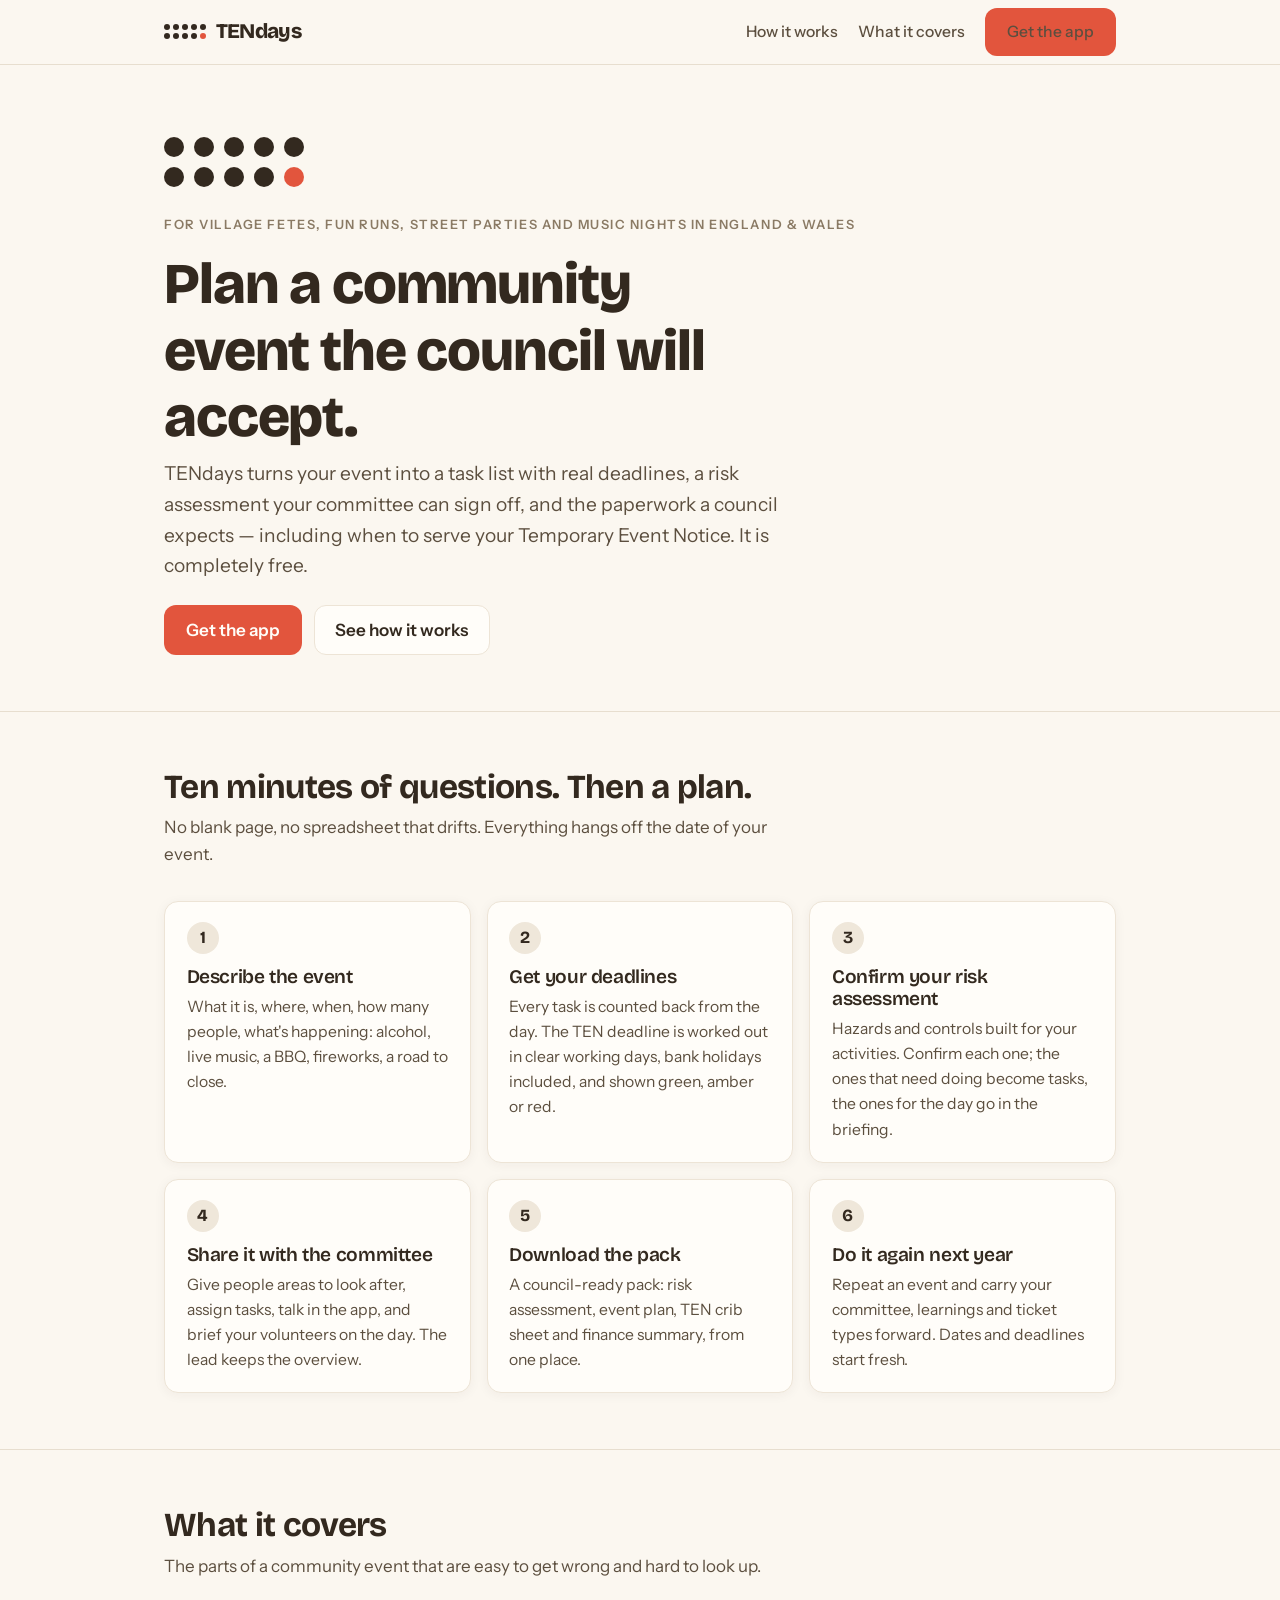
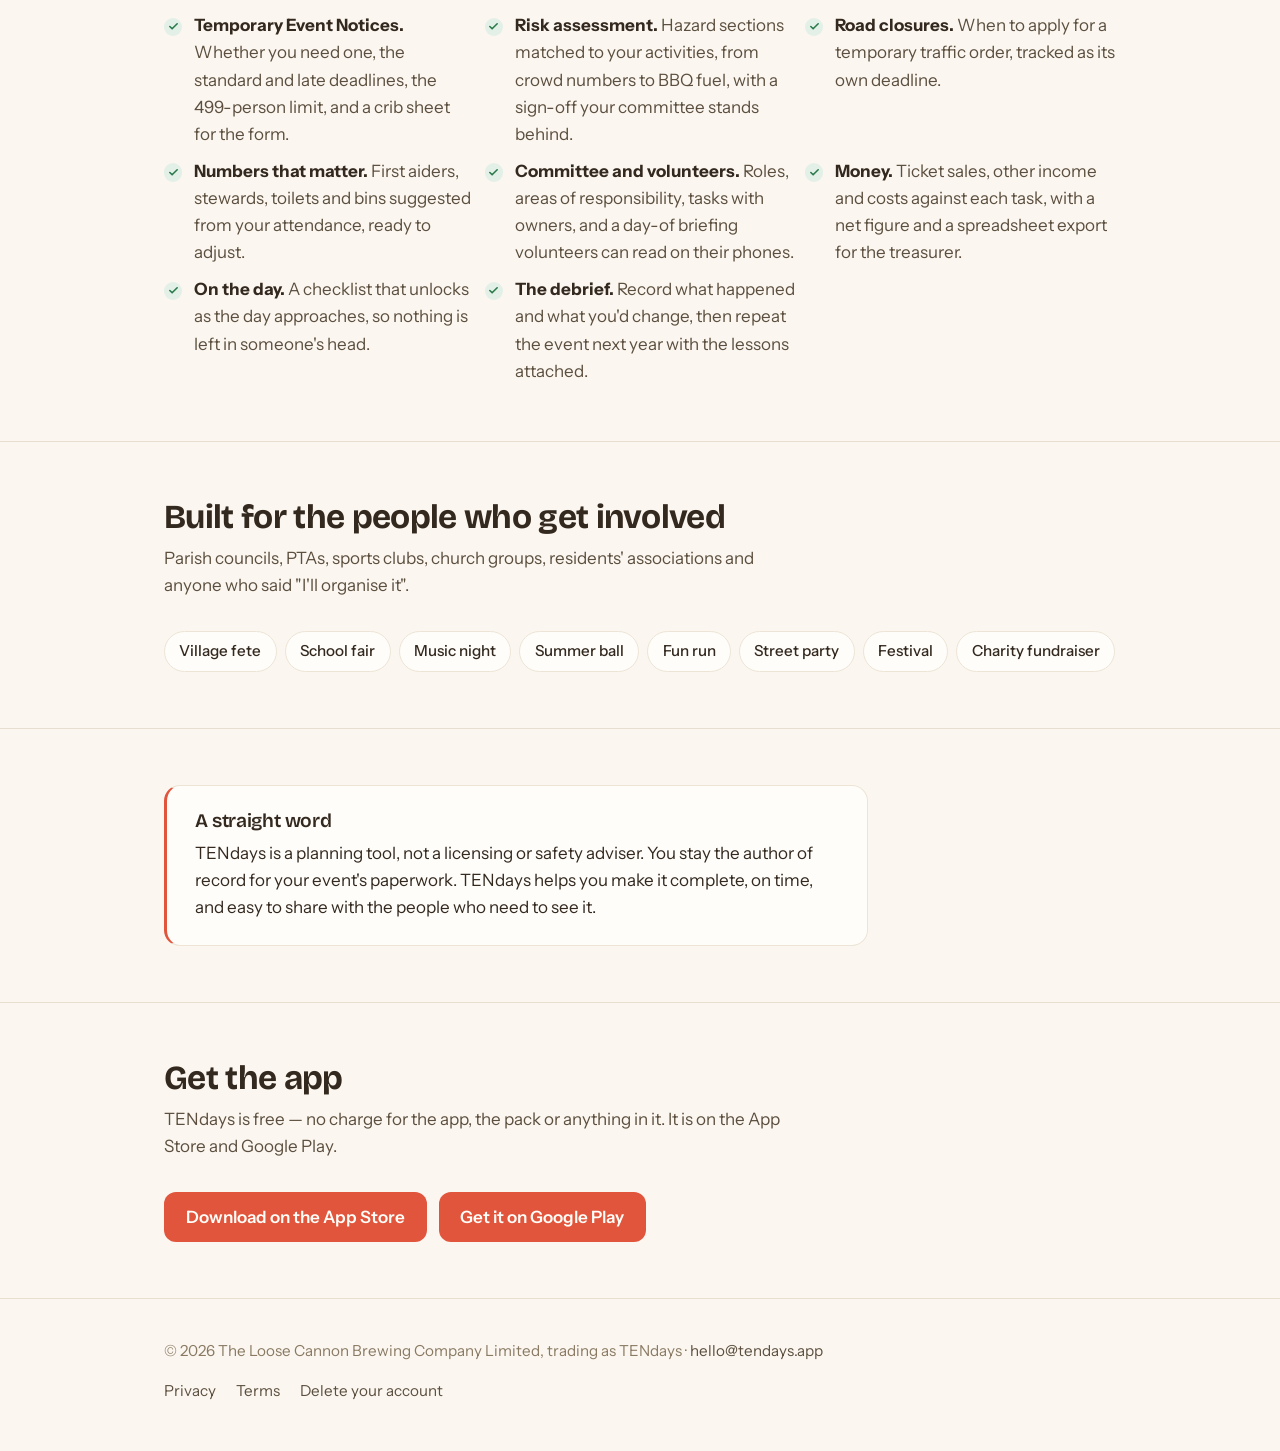
<file: index.html>
<!doctype html>
<html lang="en-GB">
<head>
<meta charset="utf-8">
<meta name="viewport" content="width=device-width, initial-scale=1">
<title>TENdays — plan a community event the council will accept</title>
<meta name="description" content="TENdays turns a fete, fun run, street party or music night into a task list with real deadlines, a risk assessment your committee can sign off, and the paperwork a council expects — including when to serve your Temporary Event Notice.">
<link rel="icon" href="/assets/favicon.png">
<link rel="apple-touch-icon" href="/assets/apple-touch-icon.png">
<meta property="og:title" content="TENdays">
<meta property="og:description" content="Plan a community event the council will accept.">
<meta property="og:image" content="https://tendays.app/assets/icon-512.png">
<meta property="og:url" content="https://tendays.app/">
<link rel="preconnect" href="https://fonts.googleapis.com">
<link rel="preconnect" href="https://fonts.gstatic.com" crossorigin>
<link href="https://fonts.googleapis.com/css2?family=Bricolage+Grotesque:wght@600;700;800&family=Instrument+Sans:wght@400;500;600&display=swap" rel="stylesheet">
<link rel="stylesheet" href="/assets/style.css">
</head>
<body>

<header class="site-header">
  <div class="wrap">
    <a class="lockup" href="/"><img src="/assets/mark.svg" alt="" width="42" height="15"><span>TENdays</span></a>
    <nav class="nav" aria-label="Site">
      <a href="#how">How it works</a>
      <a href="#covers">What it covers</a>
      <a href="#get" class="btn btn-primary">Get the app</a>
    </nav>
  </div>
</header>

<main>
  <section class="hero">
    <div class="wrap">
      <img class="mark-big" src="/assets/mark.svg" alt="" width="140" height="50">
      <div class="eyebrow">For village fetes, fun runs, street parties and music nights in England &amp; Wales</div>
      <h1>Plan a community event the council will accept.</h1>
      <p class="lede">TENdays turns your event into a task list with real deadlines, a risk assessment your committee can sign off, and the paperwork a council expects — including when to serve your Temporary Event Notice. It is completely free.</p>
      <div class="btn-row">
        <a class="btn btn-primary" href="#get">Get the app</a>
        <a class="btn btn-secondary" href="#how">See how it works</a>
      </div>
    </div>
  </section>

  <section id="how">
    <div class="wrap">
      <div class="section-head">
        <h2>Ten minutes of questions. Then a plan.</h2>
        <p class="muted">No blank page, no spreadsheet that drifts. Everything hangs off the date of your event.</p>
      </div>
      <div class="grid">
        <div class="card"><span class="n">1</span><h3>Describe the event</h3><p>What it is, where, when, how many people, what's happening: alcohol, live music, a BBQ, fireworks, a road to close.</p></div>
        <div class="card"><span class="n">2</span><h3>Get your deadlines</h3><p>Every task is counted back from the day. The TEN deadline is worked out in clear working days, bank holidays included, and shown green, amber or red.</p></div>
        <div class="card"><span class="n">3</span><h3>Confirm your risk assessment</h3><p>Hazards and controls built for your activities. Confirm each one; the ones that need doing become tasks, the ones for the day go in the briefing.</p></div>
        <div class="card"><span class="n">4</span><h3>Share it with the committee</h3><p>Give people areas to look after, assign tasks, talk in the app, and brief your volunteers on the day. The lead keeps the overview.</p></div>
        <div class="card"><span class="n">5</span><h3>Download the pack</h3><p>A council-ready pack: risk assessment, event plan, TEN crib sheet and finance summary, from one place.</p></div>
        <div class="card"><span class="n">6</span><h3>Do it again next year</h3><p>Repeat an event and carry your committee, learnings and ticket types forward. Dates and deadlines start fresh.</p></div>
      </div>
    </div>
  </section>

  <section id="covers">
    <div class="wrap">
      <div class="section-head">
        <h2>What it covers</h2>
        <p class="muted">The parts of a community event that are easy to get wrong and hard to look up.</p>
      </div>
      <ul class="check-list">
        <li><strong>Temporary Event Notices.</strong> Whether you need one, the standard and late deadlines, the 499-person limit, and a crib sheet for the form.</li>
        <li><strong>Risk assessment.</strong> Hazard sections matched to your activities, from crowd numbers to BBQ fuel, with a sign-off your committee stands behind.</li>
        <li><strong>Road closures.</strong> When to apply for a temporary traffic order, tracked as its own deadline.</li>
        <li><strong>Numbers that matter.</strong> First aiders, stewards, toilets and bins suggested from your attendance, ready to adjust.</li>
        <li><strong>Committee and volunteers.</strong> Roles, areas of responsibility, tasks with owners, and a day-of briefing volunteers can read on their phones.</li>
        <li><strong>Money.</strong> Ticket sales, other income and costs against each task, with a net figure and a spreadsheet export for the treasurer.</li>
        <li><strong>On the day.</strong> A checklist that unlocks as the day approaches, so nothing is left in someone's head.</li>
        <li><strong>The debrief.</strong> Record what happened and what you'd change, then repeat the event next year with the lessons attached.</li>
      </ul>
    </div>
  </section>

  <section id="who">
    <div class="wrap">
      <div class="section-head">
        <h2>Built for the people who get involved</h2>
        <p class="muted">Parish councils, PTAs, sports clubs, church groups, residents' associations and anyone who said "I'll organise it".</p>
      </div>
      <div class="chips">
        <span class="chip">Village fete</span><span class="chip">School fair</span><span class="chip">Music night</span><span class="chip">Summer ball</span>
        <span class="chip">Fun run</span><span class="chip">Street party</span><span class="chip">Festival</span><span class="chip">Charity fundraiser</span>
      </div>
    </div>
  </section>

  <section id="straight">
    <div class="wrap">
      <div class="straight-word">
        <h3>A straight word</h3>
        <p>TENdays is a planning tool, not a licensing or safety adviser. You stay the author of record for your event's paperwork. TENdays helps you make it complete, on time, and easy to share with the people who need to see it.</p>
      </div>
    </div>
  </section>

  <section id="get">
    <div class="wrap">
      <div class="section-head">
        <h2>Get the app</h2>
        <p class="muted">TENdays is free — no charge for the app, the pack or anything in it. It is on the App Store and Google Play.</p>
      </div>
      <div class="btn-row">
        <a class="btn btn-primary" href="https://apps.apple.com/gb/app/tendays-event-planner/id6804774081">Download on the App Store</a>
        <a class="btn btn-primary" href="https://play.google.com/store/apps/details?id=app.tendays.android">Get it on Google Play</a>
      </div>
    </div>
  </section>
</main>

<footer class="site-footer">
  <div class="wrap">
    <div>© 2026 The Loose Cannon Brewing Company Limited, trading as TENdays · <a href="mailto:hello@tendays.app">hello@tendays.app</a></div>
    <nav aria-label="Legal">
      <a href="/privacy/">Privacy</a>
      <a href="/terms/">Terms</a>
      <a href="/delete-account/">Delete your account</a>
    </nav>
  </div>
</footer>

</body>
</html>
</file>
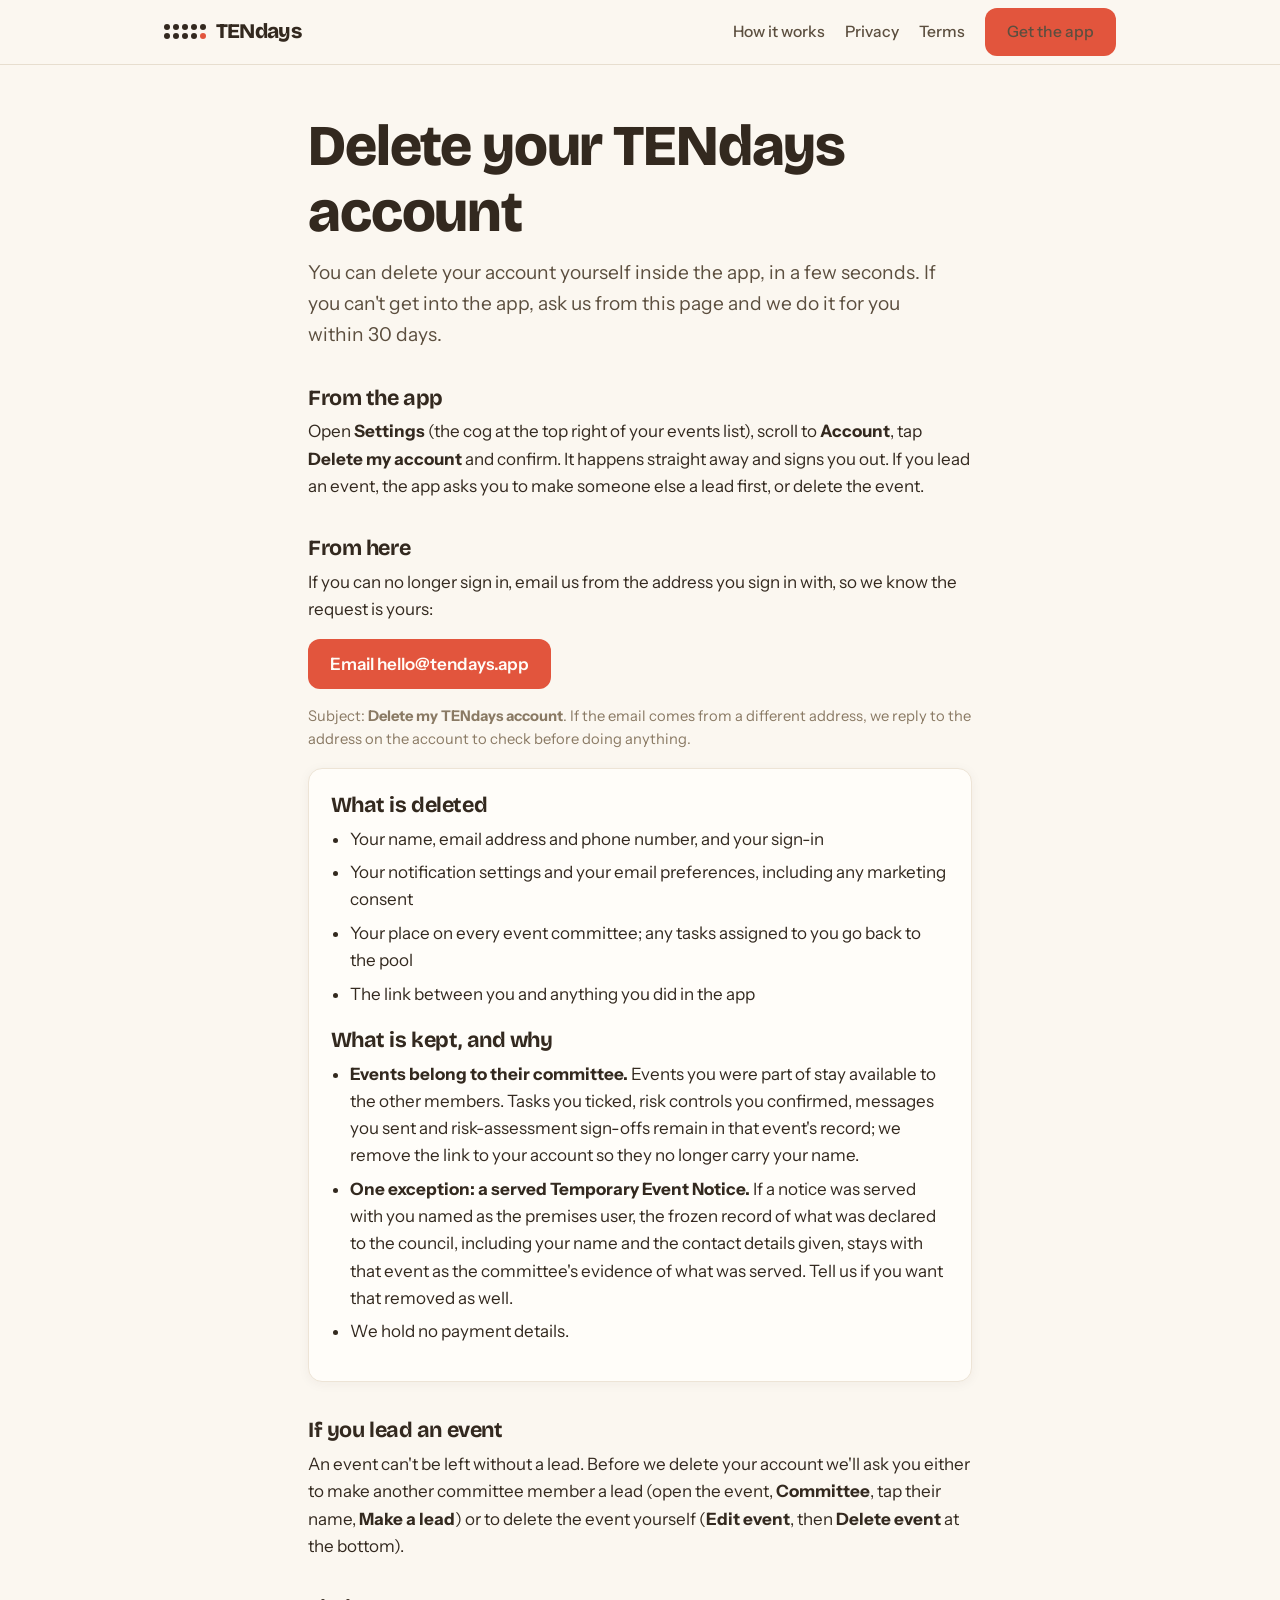
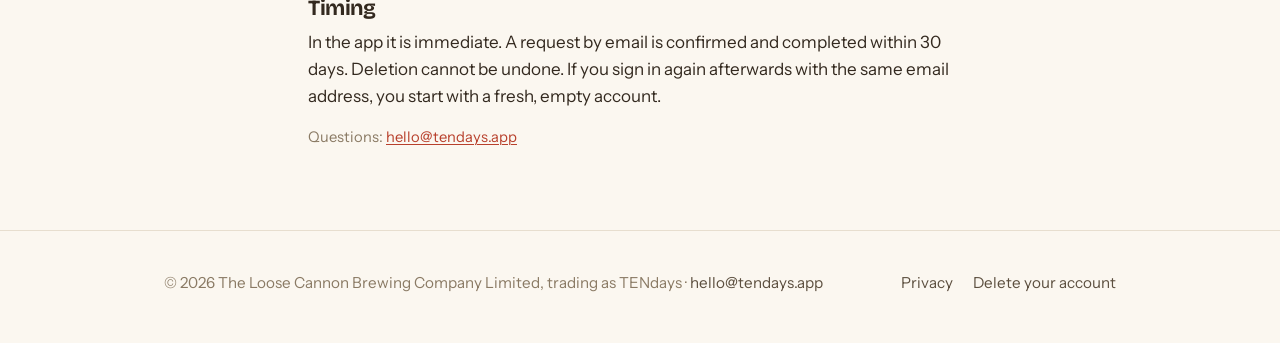
<file: delete-account/index.html>
<!doctype html>
<html lang="en-GB">
<head>
<meta charset="utf-8">
<meta name="viewport" content="width=device-width, initial-scale=1">
<title>Delete your TENdays account</title>
<meta name="description" content="How to delete your TENdays account, what is deleted, what is kept, and how long it takes.">
<link rel="icon" href="/assets/favicon.png">
<link rel="apple-touch-icon" href="/assets/apple-touch-icon.png">
<link rel="preconnect" href="https://fonts.googleapis.com">
<link rel="preconnect" href="https://fonts.gstatic.com" crossorigin>
<link href="https://fonts.googleapis.com/css2?family=Bricolage+Grotesque:wght@600;700;800&family=Instrument+Sans:wght@400;500;600&display=swap" rel="stylesheet">
<link rel="stylesheet" href="/assets/style.css">
</head>
<body>

<header class="site-header">
  <div class="wrap">
    <a class="lockup" href="/"><img src="/assets/mark.svg" alt="" width="42" height="15"><span>TENdays</span></a>
    <nav class="nav" aria-label="Site">
      <a href="/#how">How it works</a>
      <a href="/privacy/">Privacy</a>
      <a href="/terms/">Terms</a>
      <a href="/#get" class="btn btn-primary">Get the app</a>
    </nav>
  </div>
</header>

<main class="page">
  <div class="wrap narrow">
    <h1>Delete your TENdays account</h1>
    <p class="lede">You can delete your account yourself inside the app, in a few seconds. If you can't get into the app, ask us from this page and we do it for you within 30 days.</p>

    <h2>From the app</h2>
    <p>Open <strong>Settings</strong> (the cog at the top right of your events list), scroll to <strong>Account</strong>, tap <strong>Delete my account</strong> and confirm. It happens straight away and signs you out. If you lead an event, the app asks you to make someone else a lead first, or delete the event.</p>

    <h2>From here</h2>
    <p>If you can no longer sign in, email us from the address you sign in with, so we know the request is yours:</p>
    <p><a class="btn btn-primary" href="mailto:hello@tendays.app?subject=Delete%20my%20TENdays%20account&amp;body=Please%20delete%20my%20TENdays%20account.">Email hello@tendays.app</a></p>
    <p class="caption">Subject: <strong>Delete my TENdays account</strong>. If the email comes from a different address, we reply to the address on the account to check before doing anything.</p>

    <div class="card">
      <h2>What is deleted</h2>
      <ul>
        <li>Your name, email address and phone number, and your sign-in</li>
        <li>Your notification settings and your email preferences, including any marketing consent</li>
        <li>Your place on every event committee; any tasks assigned to you go back to the pool</li>
        <li>The link between you and anything you did in the app</li>
      </ul>
      <h2>What is kept, and why</h2>
      <ul>
        <li><strong>Events belong to their committee.</strong> Events you were part of stay available to the other members. Tasks you ticked, risk controls you confirmed, messages you sent and risk-assessment sign-offs remain in that event's record; we remove the link to your account so they no longer carry your name.</li>
        <li><strong>One exception: a served Temporary Event Notice.</strong> If a notice was served with you named as the premises user, the frozen record of what was declared to the council, including your name and the contact details given, stays with that event as the committee's evidence of what was served. Tell us if you want that removed as well.</li>
        <li>We hold no payment details.</li>
      </ul>
    </div>

    <h2>If you lead an event</h2>
    <p>An event can't be left without a lead. Before we delete your account we'll ask you either to make another committee member a lead (open the event, <strong>Committee</strong>, tap their name, <strong>Make a lead</strong>) or to delete the event yourself (<strong>Edit event</strong>, then <strong>Delete event</strong> at the bottom).</p>

    <h2>Timing</h2>
    <p>In the app it is immediate. A request by email is confirmed and completed within 30 days. Deletion cannot be undone. If you sign in again afterwards with the same email address, you start with a fresh, empty account.</p>

    <p class="caption">Questions: <a href="mailto:hello@tendays.app">hello@tendays.app</a></p>
  </div>
</main>

<footer class="site-footer">
  <div class="wrap">
    <div>© 2026 The Loose Cannon Brewing Company Limited, trading as TENdays · <a href="mailto:hello@tendays.app">hello@tendays.app</a></div>
    <nav aria-label="Legal">
      <a href="/privacy/">Privacy</a>
      <a href="/delete-account/">Delete your account</a>
    </nav>
  </div>
</footer>

</body>
</html>
</file>
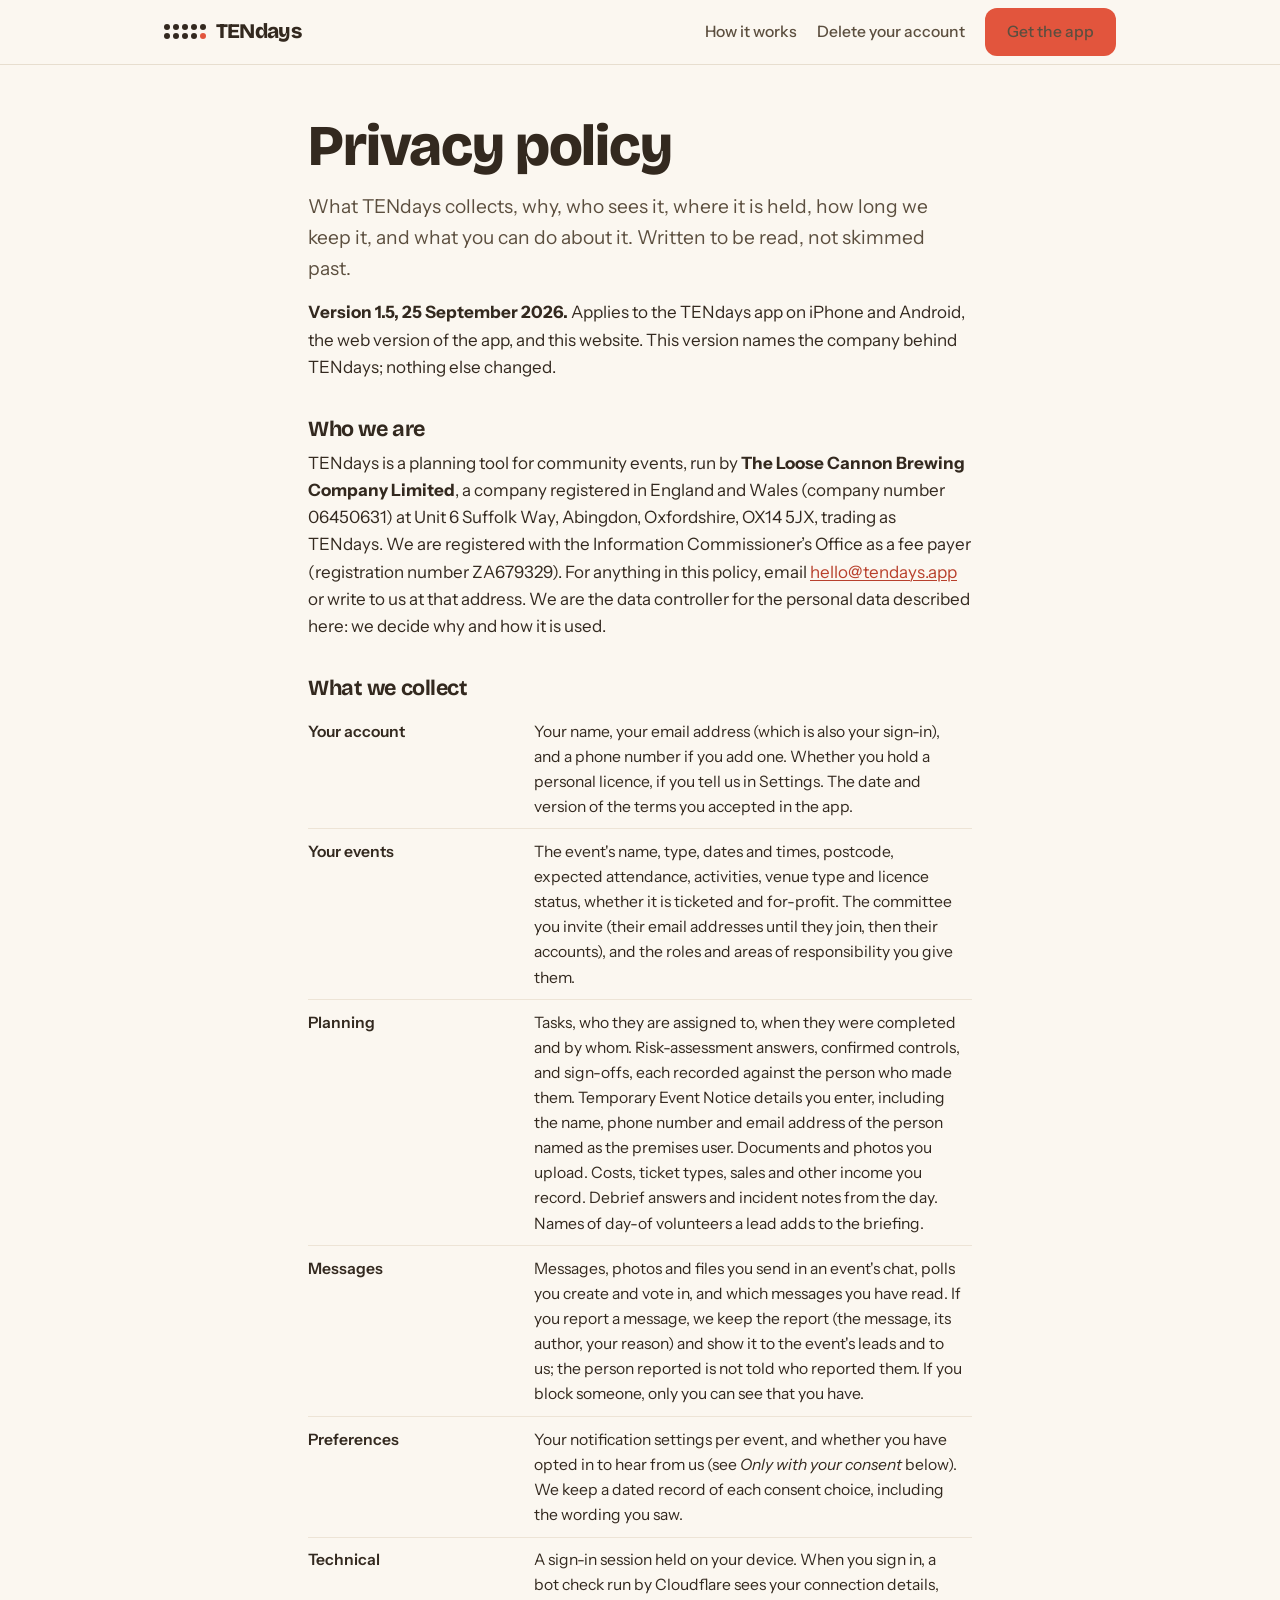
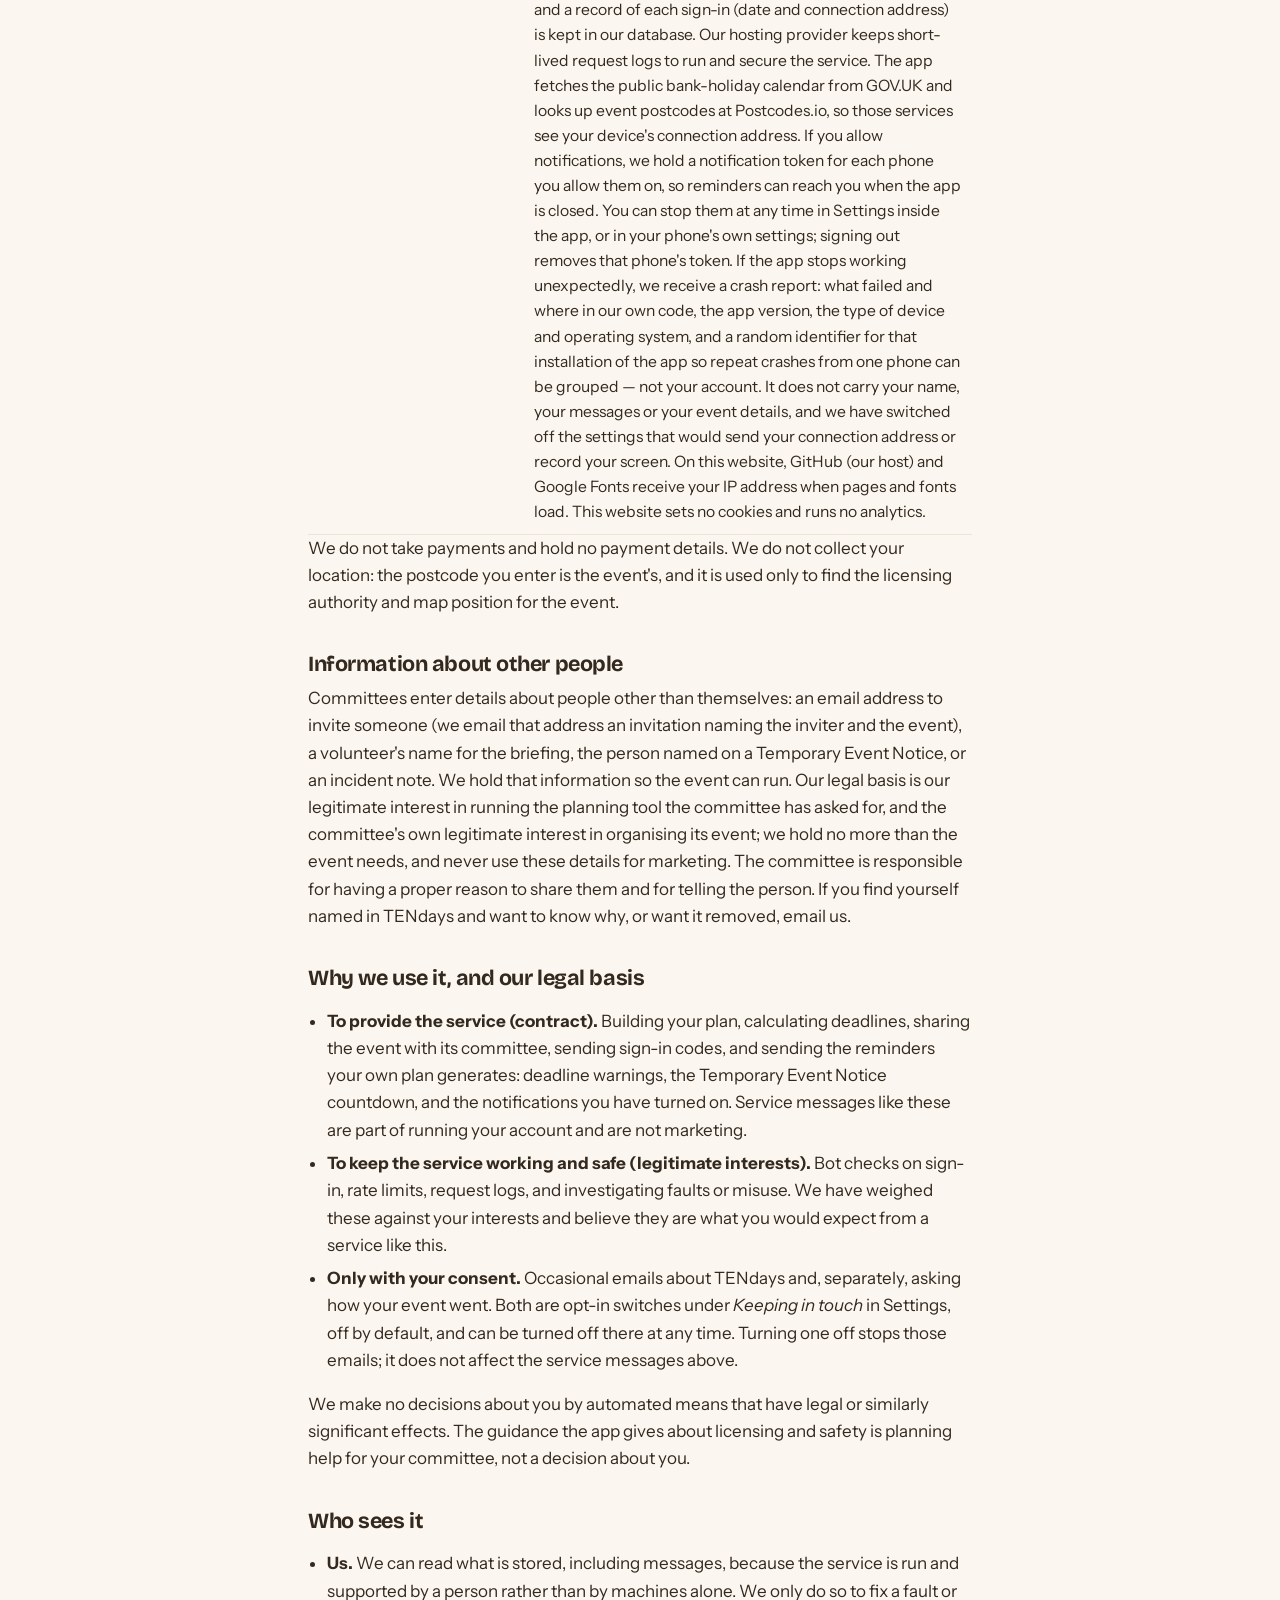
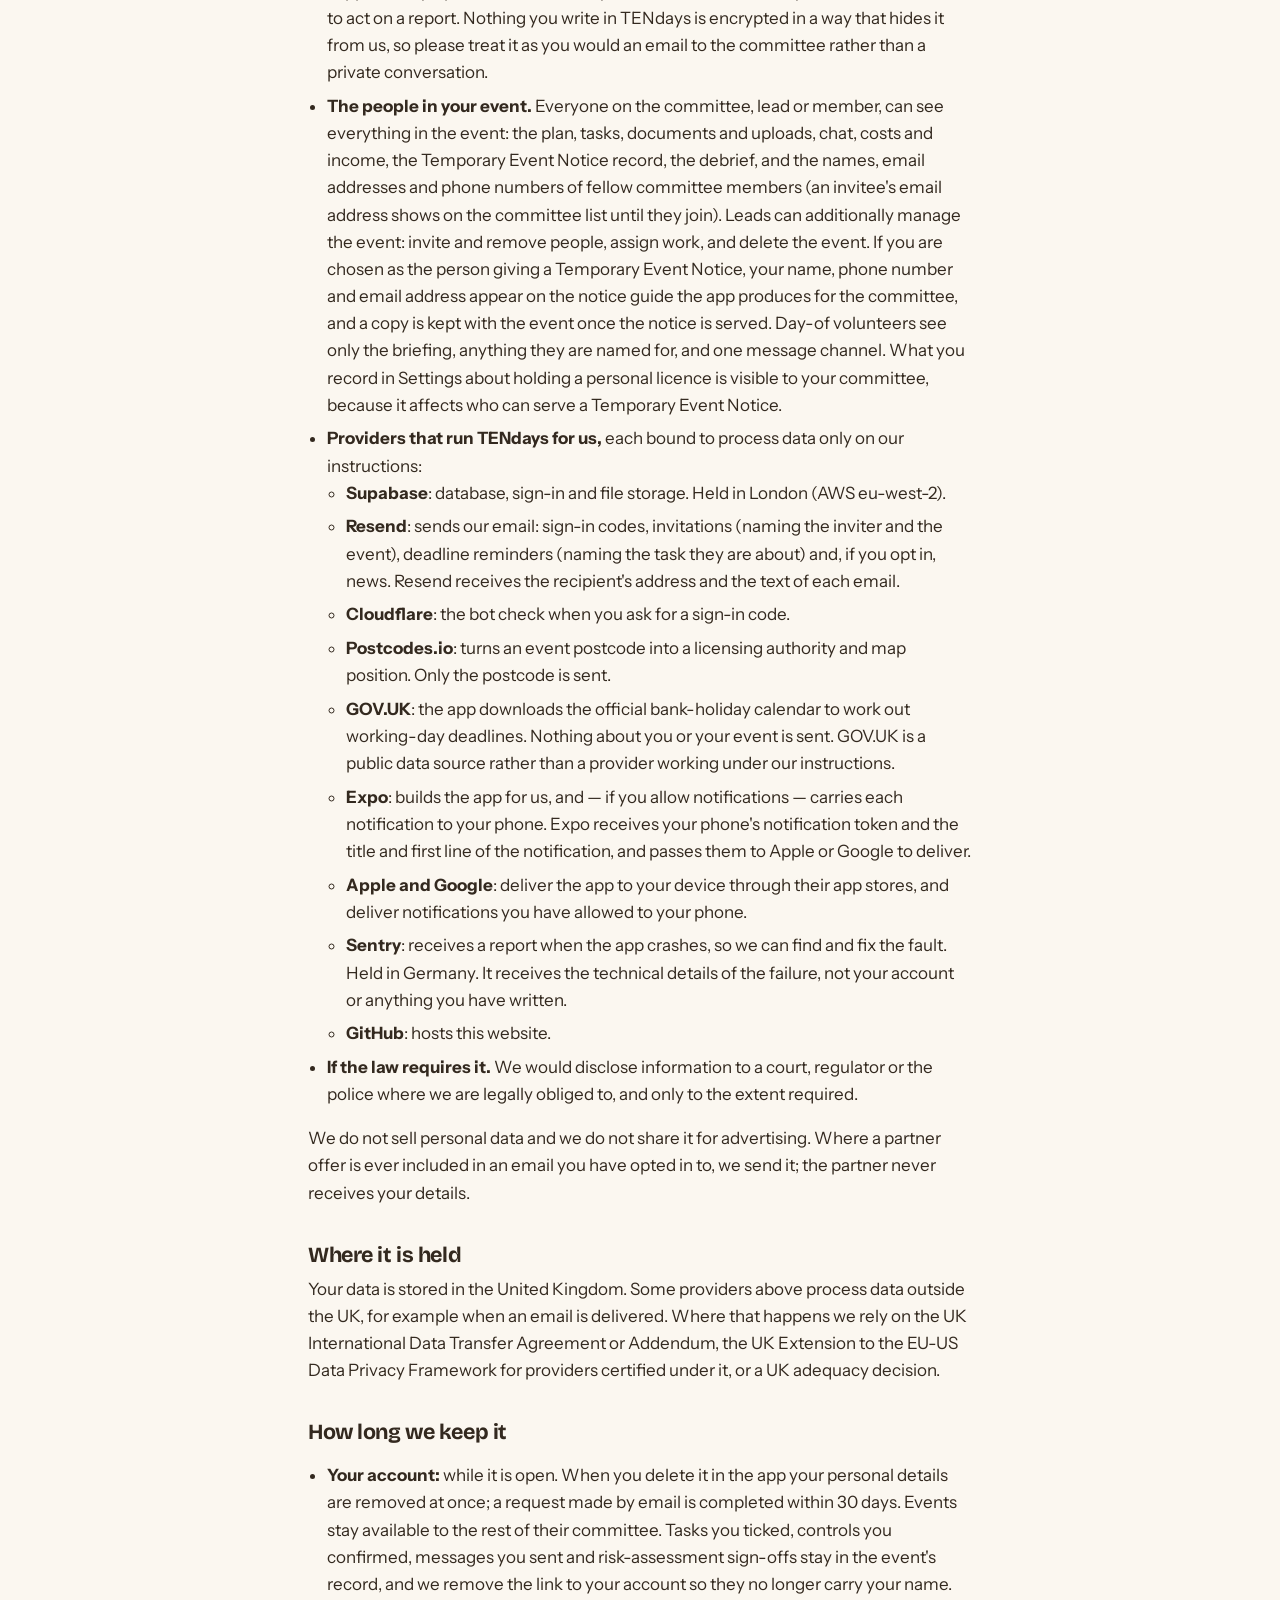
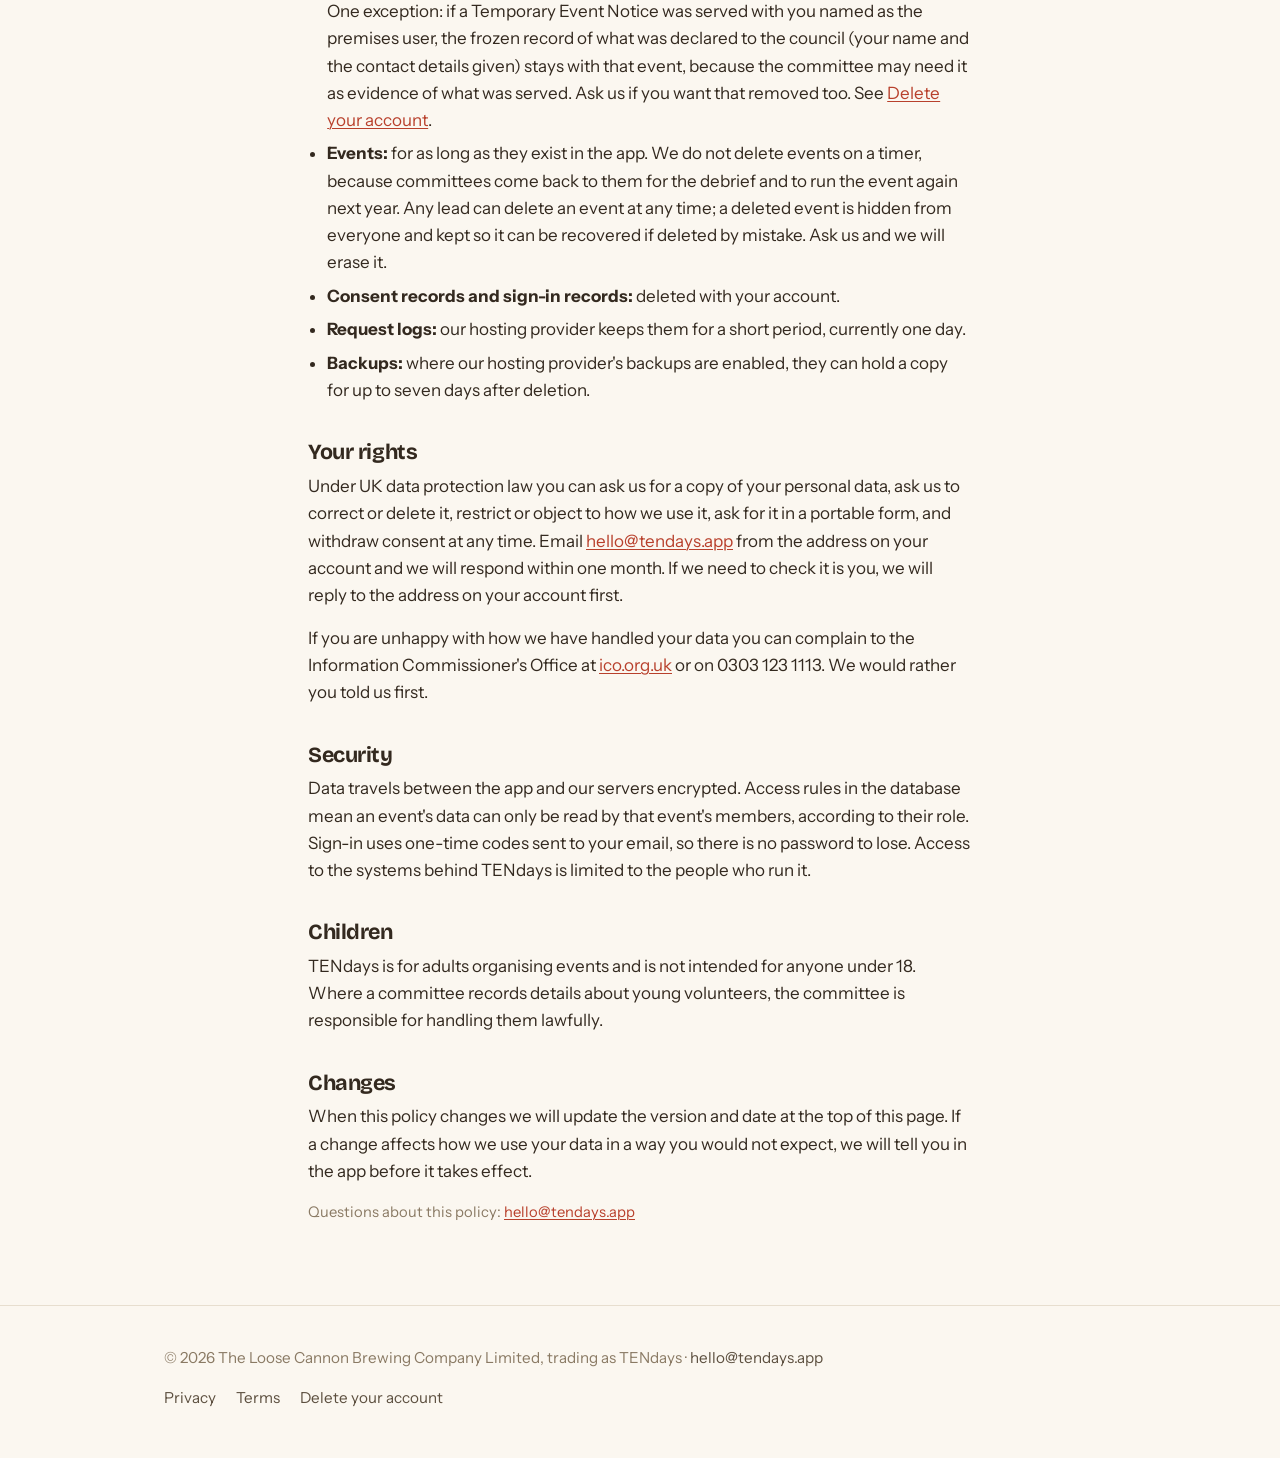
<file: privacy/index.html>
<!doctype html>
<html lang="en-GB">
<head>
<meta charset="utf-8">
<meta name="viewport" content="width=device-width, initial-scale=1">
<title>Privacy policy — TENdays</title>
<meta name="description" content="TENdays privacy policy: what we collect, why, who sees it, where it is held, how long we keep it, and your rights.">
<link rel="icon" href="/assets/favicon.png">
<link rel="apple-touch-icon" href="/assets/apple-touch-icon.png">
<link rel="preconnect" href="https://fonts.googleapis.com">
<link rel="preconnect" href="https://fonts.gstatic.com" crossorigin>
<link href="https://fonts.googleapis.com/css2?family=Bricolage+Grotesque:wght@600;700;800&family=Instrument+Sans:wght@400;500;600&display=swap" rel="stylesheet">
<link rel="stylesheet" href="/assets/style.css">
</head>
<body>

<header class="site-header">
  <div class="wrap">
    <a class="lockup" href="/"><img src="/assets/mark.svg" alt="" width="42" height="15"><span>TENdays</span></a>
    <nav class="nav" aria-label="Site">
      <a href="/#how">How it works</a>
      <a href="/delete-account/">Delete your account</a>
      <a href="/#get" class="btn btn-primary">Get the app</a>
    </nav>
  </div>
</header>

<main class="page">
  <div class="wrap narrow">
    <h1>Privacy policy</h1>
    <p class="lede">What TENdays collects, why, who sees it, where it is held, how long we keep it, and what you can do about it. Written to be read, not skimmed past.</p>
    <p><strong>Version 1.5, 25 September 2026.</strong> Applies to the TENdays app on iPhone and Android, the web version of the app, and this website. This version names the company behind TENdays; nothing else changed.</p>

    <h2>Who we are</h2>
    <p>TENdays is a planning tool for community events, run by <strong>The Loose Cannon Brewing Company Limited</strong>, a company registered in England and Wales (company number 06450631) at Unit 6 Suffolk Way, Abingdon, Oxfordshire, OX14 5JX, trading as TENdays. We are registered with the Information Commissioner’s Office as a fee payer (registration number ZA679329). For anything in this policy, email <a href="mailto:hello@tendays.app">hello@tendays.app</a> or write to us at that address. We are the data controller for the personal data described here: we decide why and how it is used.</p>

    <h2>What we collect</h2>
    <table class="kv">
      <tr><th>Your account</th><td>Your name, your email address (which is also your sign-in), and a phone number if you add one. Whether you hold a personal licence, if you tell us in Settings. The date and version of the terms you accepted in the app.</td></tr>
      <tr><th>Your events</th><td>The event's name, type, dates and times, postcode, expected attendance, activities, venue type and licence status, whether it is ticketed and for-profit. The committee you invite (their email addresses until they join, then their accounts), and the roles and areas of responsibility you give them.</td></tr>
      <tr><th>Planning</th><td>Tasks, who they are assigned to, when they were completed and by whom. Risk-assessment answers, confirmed controls, and sign-offs, each recorded against the person who made them. Temporary Event Notice details you enter, including the name, phone number and email address of the person named as the premises user. Documents and photos you upload. Costs, ticket types, sales and other income you record. Debrief answers and incident notes from the day. Names of day-of volunteers a lead adds to the briefing.</td></tr>
      <tr><th>Messages</th><td>Messages, photos and files you send in an event's chat, polls you create and vote in, and which messages you have read. If you report a message, we keep the report (the message, its author, your reason) and show it to the event's leads and to us; the person reported is not told who reported them. If you block someone, only you can see that you have.</td></tr>
      <tr><th>Preferences</th><td>Your notification settings per event, and whether you have opted in to hear from us (see <em>Only with your consent</em> below). We keep a dated record of each consent choice, including the wording you saw.</td></tr>
      <tr><th>Technical</th><td>A sign-in session held on your device. When you sign in, a bot check run by Cloudflare sees your connection details, and a record of each sign-in (date and connection address) is kept in our database. Our hosting provider keeps short-lived request logs to run and secure the service. The app fetches the public bank-holiday calendar from GOV.UK and looks up event postcodes at Postcodes.io, so those services see your device's connection address. If you allow notifications, we hold a notification token for each phone you allow them on, so reminders can reach you when the app is closed. You can stop them at any time in Settings inside the app, or in your phone's own settings; signing out removes that phone's token. If the app stops working unexpectedly, we receive a crash report: what failed and where in our own code, the app version, the type of device and operating system, and a random identifier for that installation of the app so repeat crashes from one phone can be grouped — not your account. It does not carry your name, your messages or your event details, and we have switched off the settings that would send your connection address or record your screen. On this website, GitHub (our host) and Google Fonts receive your IP address when pages and fonts load. This website sets no cookies and runs no analytics.</td></tr>
    </table>
    <p>We do not take payments and hold no payment details. We do not collect your location: the postcode you enter is the event's, and it is used only to find the licensing authority and map position for the event.</p>

    <h2>Information about other people</h2>
    <p>Committees enter details about people other than themselves: an email address to invite someone (we email that address an invitation naming the inviter and the event), a volunteer's name for the briefing, the person named on a Temporary Event Notice, or an incident note. We hold that information so the event can run. Our legal basis is our legitimate interest in running the planning tool the committee has asked for, and the committee's own legitimate interest in organising its event; we hold no more than the event needs, and never use these details for marketing. The committee is responsible for having a proper reason to share them and for telling the person. If you find yourself named in TENdays and want to know why, or want it removed, email us.</p>

    <h2>Why we use it, and our legal basis</h2>
    <ul>
      <li><strong>To provide the service (contract).</strong> Building your plan, calculating deadlines, sharing the event with its committee, sending sign-in codes, and sending the reminders your own plan generates: deadline warnings, the Temporary Event Notice countdown, and the notifications you have turned on. Service messages like these are part of running your account and are not marketing.</li>
      <li><strong>To keep the service working and safe (legitimate interests).</strong> Bot checks on sign-in, rate limits, request logs, and investigating faults or misuse. We have weighed these against your interests and believe they are what you would expect from a service like this.</li>
      <li><strong>Only with your consent.</strong> Occasional emails about TENdays and, separately, asking how your event went. Both are opt-in switches under <em>Keeping in touch</em> in Settings, off by default, and can be turned off there at any time. Turning one off stops those emails; it does not affect the service messages above.</li>
    </ul>
    <p>We make no decisions about you by automated means that have legal or similarly significant effects. The guidance the app gives about licensing and safety is planning help for your committee, not a decision about you.</p>

    <h2>Who sees it</h2>
    <ul>
      <li><strong>Us.</strong> We can read what is stored, including messages, because the service is run and supported by a person rather than by machines alone. We only do so to fix a fault or to act on a report. Nothing you write in TENdays is encrypted in a way that hides it from us, so please treat it as you would an email to the committee rather than a private conversation.</li>
      <li><strong>The people in your event.</strong> Everyone on the committee, lead or member, can see everything in the event: the plan, tasks, documents and uploads, chat, costs and income, the Temporary Event Notice record, the debrief, and the names, email addresses and phone numbers of fellow committee members (an invitee's email address shows on the committee list until they join). Leads can additionally manage the event: invite and remove people, assign work, and delete the event. If you are chosen as the person giving a Temporary Event Notice, your name, phone number and email address appear on the notice guide the app produces for the committee, and a copy is kept with the event once the notice is served. Day-of volunteers see only the briefing, anything they are named for, and one message channel. What you record in Settings about holding a personal licence is visible to your committee, because it affects who can serve a Temporary Event Notice.</li>
      <li><strong>Providers that run TENdays for us,</strong> each bound to process data only on our instructions:
        <ul>
          <li><strong>Supabase</strong>: database, sign-in and file storage. Held in London (AWS eu-west-2).</li>
          <li><strong>Resend</strong>: sends our email: sign-in codes, invitations (naming the inviter and the event), deadline reminders (naming the task they are about) and, if you opt in, news. Resend receives the recipient's address and the text of each email.</li>
          <li><strong>Cloudflare</strong>: the bot check when you ask for a sign-in code.</li>
          <li><strong>Postcodes.io</strong>: turns an event postcode into a licensing authority and map position. Only the postcode is sent.</li>
          <li><strong>GOV.UK</strong>: the app downloads the official bank-holiday calendar to work out working-day deadlines. Nothing about you or your event is sent. GOV.UK is a public data source rather than a provider working under our instructions.</li>
          <li><strong>Expo</strong>: builds the app for us, and — if you allow notifications — carries each notification to your phone. Expo receives your phone's notification token and the title and first line of the notification, and passes them to Apple or Google to deliver.</li>
          <li><strong>Apple and Google</strong>: deliver the app to your device through their app stores, and deliver notifications you have allowed to your phone.</li>
          <li><strong>Sentry</strong>: receives a report when the app crashes, so we can find and fix the fault. Held in Germany. It receives the technical details of the failure, not your account or anything you have written.</li>
          <li><strong>GitHub</strong>: hosts this website.</li>
        </ul>
      </li>
      <li><strong>If the law requires it.</strong> We would disclose information to a court, regulator or the police where we are legally obliged to, and only to the extent required.</li>
    </ul>
    <p>We do not sell personal data and we do not share it for advertising. Where a partner offer is ever included in an email you have opted in to, we send it; the partner never receives your details.</p>

    <h2>Where it is held</h2>
    <p>Your data is stored in the United Kingdom. Some providers above process data outside the UK, for example when an email is delivered. Where that happens we rely on the UK International Data Transfer Agreement or Addendum, the UK Extension to the EU-US Data Privacy Framework for providers certified under it, or a UK adequacy decision.</p>

    <h2>How long we keep it</h2>
    <ul>
      <li><strong>Your account:</strong> while it is open. When you delete it in the app your personal details are removed at once; a request made by email is completed within 30 days. Events stay available to the rest of their committee. Tasks you ticked, controls you confirmed, messages you sent and risk-assessment sign-offs stay in the event's record, and we remove the link to your account so they no longer carry your name. One exception: if a Temporary Event Notice was served with you named as the premises user, the frozen record of what was declared to the council (your name and the contact details given) stays with that event, because the committee may need it as evidence of what was served. Ask us if you want that removed too. See <a href="/delete-account/">Delete your account</a>.</li>
      <li><strong>Events:</strong> for as long as they exist in the app. We do not delete events on a timer, because committees come back to them for the debrief and to run the event again next year. Any lead can delete an event at any time; a deleted event is hidden from everyone and kept so it can be recovered if deleted by mistake. Ask us and we will erase it.</li>
      <li><strong>Consent records and sign-in records:</strong> deleted with your account.</li>
      <li><strong>Request logs:</strong> our hosting provider keeps them for a short period, currently one day.</li>
      <li><strong>Backups:</strong> where our hosting provider's backups are enabled, they can hold a copy for up to seven days after deletion.</li>
    </ul>

    <h2>Your rights</h2>
    <p>Under UK data protection law you can ask us for a copy of your personal data, ask us to correct or delete it, restrict or object to how we use it, ask for it in a portable form, and withdraw consent at any time. Email <a href="mailto:hello@tendays.app">hello@tendays.app</a> from the address on your account and we will respond within one month. If we need to check it is you, we will reply to the address on your account first.</p>
    <p>If you are unhappy with how we have handled your data you can complain to the Information Commissioner's Office at <a href="https://ico.org.uk" rel="noopener">ico.org.uk</a> or on 0303 123 1113. We would rather you told us first.</p>

    <h2>Security</h2>
    <p>Data travels between the app and our servers encrypted. Access rules in the database mean an event's data can only be read by that event's members, according to their role. Sign-in uses one-time codes sent to your email, so there is no password to lose. Access to the systems behind TENdays is limited to the people who run it.</p>

    <h2>Children</h2>
    <p>TENdays is for adults organising events and is not intended for anyone under 18. Where a committee records details about young volunteers, the committee is responsible for handling them lawfully.</p>

    <h2>Changes</h2>
    <p>When this policy changes we will update the version and date at the top of this page. If a change affects how we use your data in a way you would not expect, we will tell you in the app before it takes effect.</p>

    <p class="caption">Questions about this policy: <a href="mailto:hello@tendays.app">hello@tendays.app</a></p>
  </div>
</main>

<footer class="site-footer">
  <div class="wrap">
    <div>© 2026 The Loose Cannon Brewing Company Limited, trading as TENdays · <a href="mailto:hello@tendays.app">hello@tendays.app</a></div>
    <nav aria-label="Legal">
      <a href="/privacy/">Privacy</a>
      <a href="/terms/">Terms</a>
      <a href="/delete-account/">Delete your account</a>
    </nav>
  </div>
</footer>

</body>
</html>
</file>
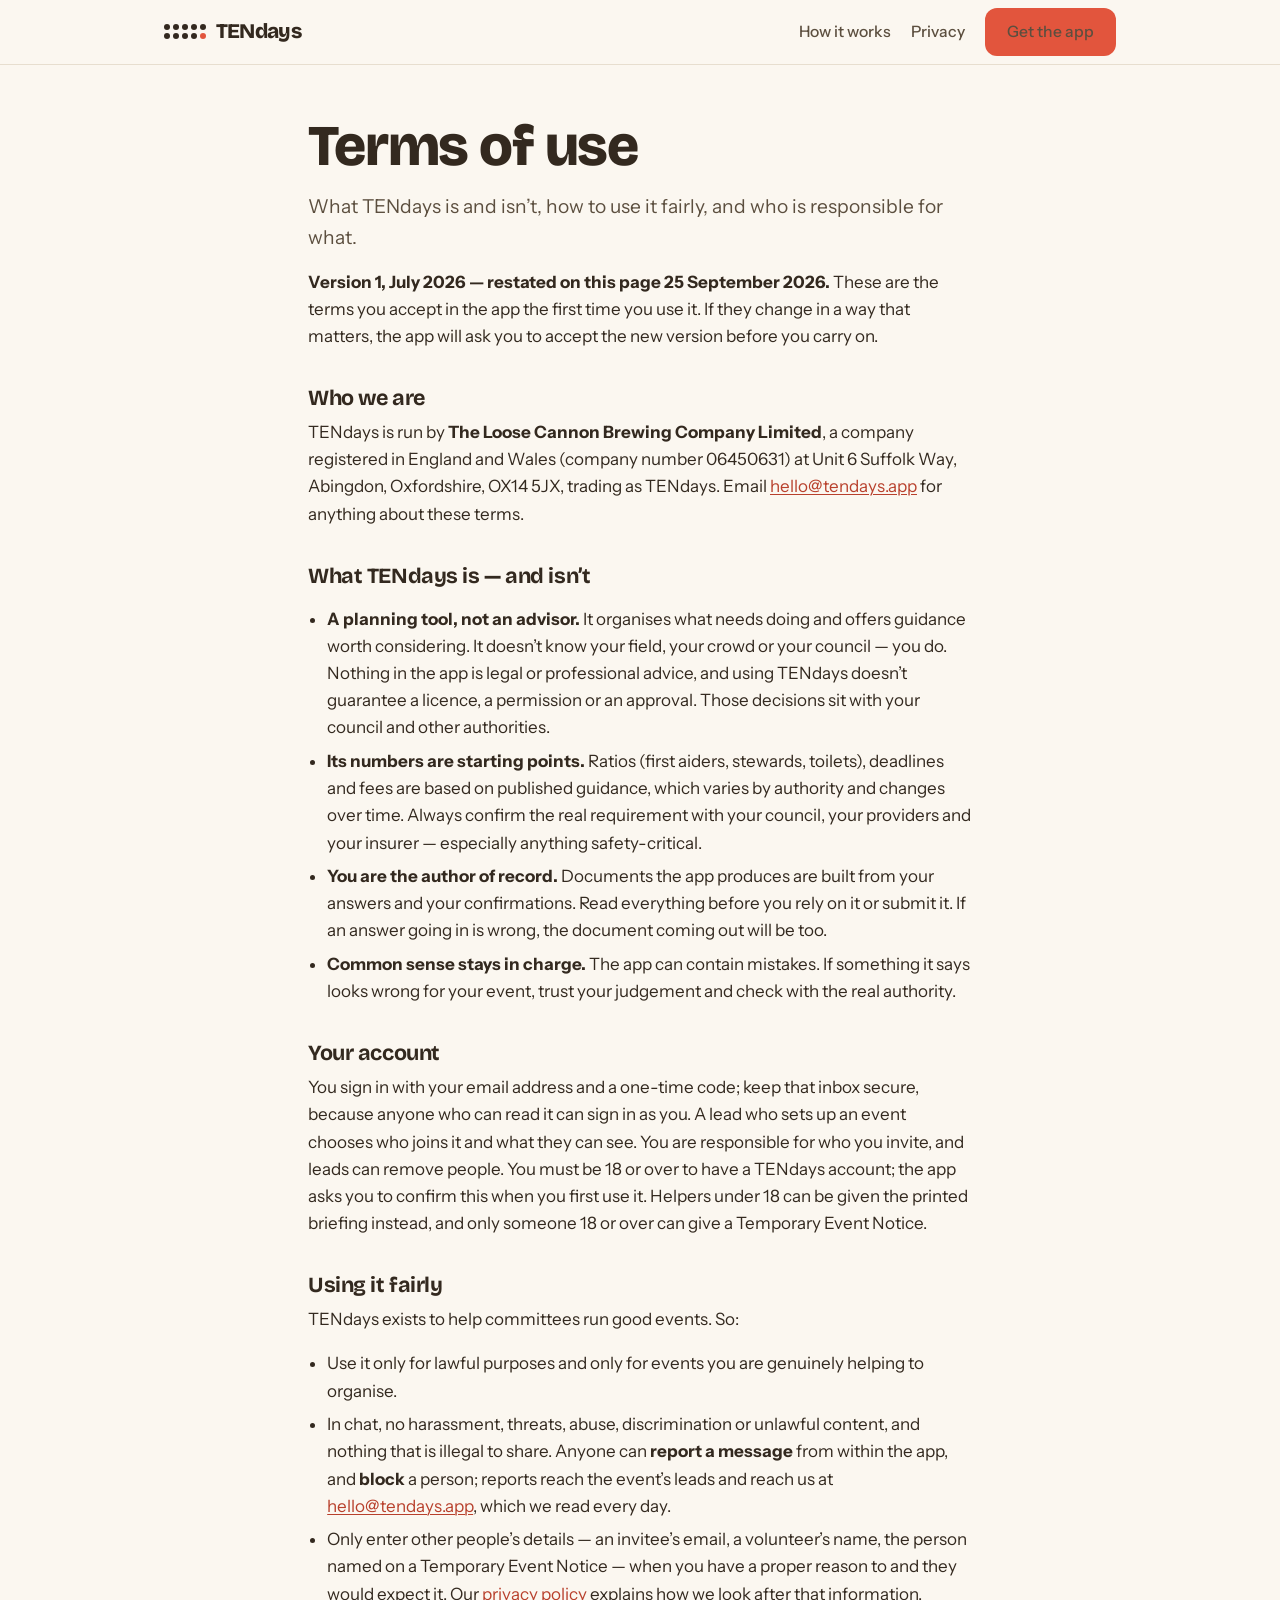
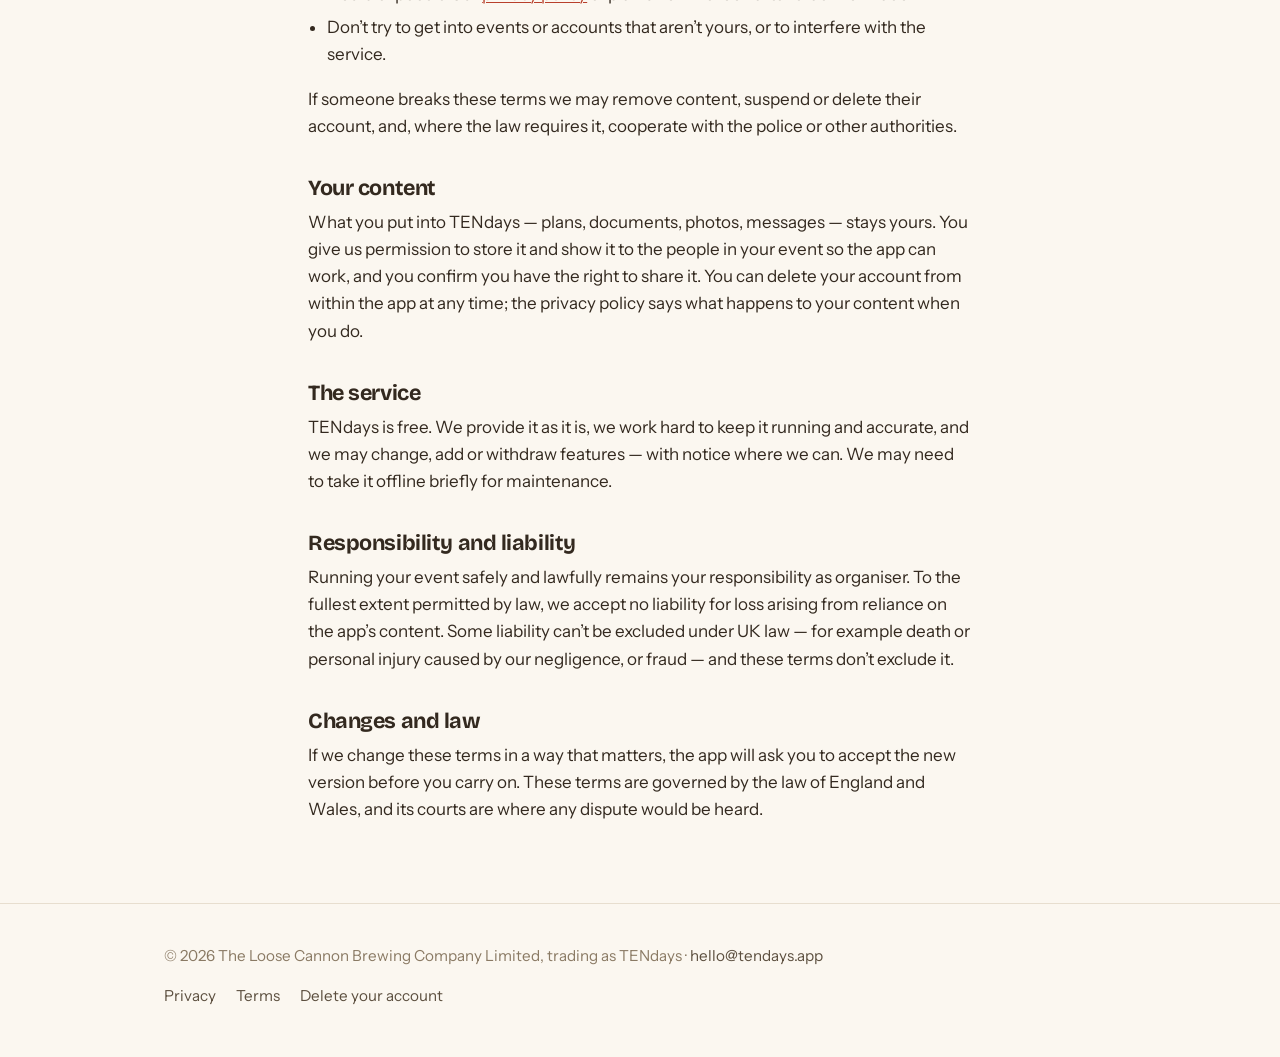
<file: terms/index.html>
<!doctype html>
<html lang="en-GB">
<head>
<meta charset="utf-8">
<meta name="viewport" content="width=device-width, initial-scale=1">
<title>Terms of use — TENdays</title>
<meta name="description" content="The terms you accept when you use TENdays: what the app is and isn't, how to use it fairly, and who is responsible for what.">
<link rel="icon" href="/assets/favicon.png">
<link rel="apple-touch-icon" href="/assets/apple-touch-icon.png">
<link rel="preconnect" href="https://fonts.googleapis.com">
<link rel="preconnect" href="https://fonts.gstatic.com" crossorigin>
<link href="https://fonts.googleapis.com/css2?family=Bricolage+Grotesque:wght@600;700;800&family=Instrument+Sans:wght@400;500;600&display=swap" rel="stylesheet">
<link rel="stylesheet" href="/assets/style.css">
</head>
<body>

<header class="site-header">
  <div class="wrap">
    <a class="lockup" href="/"><img src="/assets/mark.svg" alt="" width="42" height="15"><span>TENdays</span></a>
    <nav class="nav" aria-label="Site">
      <a href="/#how">How it works</a>
      <a href="/privacy/">Privacy</a>
      <a href="/#get" class="btn btn-primary">Get the app</a>
    </nav>
  </div>
</header>

<main class="page">
  <div class="wrap narrow">
    <h1>Terms of use</h1>
    <p class="lede">What TENdays is and isn’t, how to use it fairly, and who is responsible for what.</p>
    <p><strong>Version 1, July 2026 — restated on this page 25 September 2026.</strong> These are the terms you accept in the app the first time you use it. If they change in a way that matters, the app will ask you to accept the new version before you carry on.</p>

    <h2>Who we are</h2>
    <p>TENdays is run by <strong>The Loose Cannon Brewing Company Limited</strong>, a company registered in England and Wales (company number 06450631) at Unit 6 Suffolk Way, Abingdon, Oxfordshire, OX14 5JX, trading as TENdays. Email <a href="mailto:hello@tendays.app">hello@tendays.app</a> for anything about these terms.</p>

    <h2>What TENdays is — and isn’t</h2>
    <ul>
      <li><strong>A planning tool, not an advisor.</strong> It organises what needs doing and offers guidance worth considering. It doesn’t know your field, your crowd or your council — you do. Nothing in the app is legal or professional advice, and using TENdays doesn’t guarantee a licence, a permission or an approval. Those decisions sit with your council and other authorities.</li>
      <li><strong>Its numbers are starting points.</strong> Ratios (first aiders, stewards, toilets), deadlines and fees are based on published guidance, which varies by authority and changes over time. Always confirm the real requirement with your council, your providers and your insurer — especially anything safety-critical.</li>
      <li><strong>You are the author of record.</strong> Documents the app produces are built from your answers and your confirmations. Read everything before you rely on it or submit it. If an answer going in is wrong, the document coming out will be too.</li>
      <li><strong>Common sense stays in charge.</strong> The app can contain mistakes. If something it says looks wrong for your event, trust your judgement and check with the real authority.</li>
    </ul>

    <h2>Your account</h2>
    <p>You sign in with your email address and a one-time code; keep that inbox secure, because anyone who can read it can sign in as you. A lead who sets up an event chooses who joins it and what they can see. You are responsible for who you invite, and leads can remove people. You must be 18 or over to have a TENdays account; the app asks you to confirm this when you first use it. Helpers under 18 can be given the printed briefing instead, and only someone 18 or over can give a Temporary Event Notice.</p>

    <h2>Using it fairly</h2>
    <p>TENdays exists to help committees run good events. So:</p>
    <ul>
      <li>Use it only for lawful purposes and only for events you are genuinely helping to organise.</li>
      <li>In chat, no harassment, threats, abuse, discrimination or unlawful content, and nothing that is illegal to share. Anyone can <strong>report a message</strong> from within the app, and <strong>block</strong> a person; reports reach the event’s leads and reach us at <a href="mailto:hello@tendays.app">hello@tendays.app</a>, which we read every day.</li>
      <li>Only enter other people’s details — an invitee’s email, a volunteer’s name, the person named on a Temporary Event Notice — when you have a proper reason to and they would expect it. Our <a href="/privacy/">privacy policy</a> explains how we look after that information.</li>
      <li>Don’t try to get into events or accounts that aren’t yours, or to interfere with the service.</li>
    </ul>
    <p>If someone breaks these terms we may remove content, suspend or delete their account, and, where the law requires it, cooperate with the police or other authorities.</p>

    <h2>Your content</h2>
    <p>What you put into TENdays — plans, documents, photos, messages — stays yours. You give us permission to store it and show it to the people in your event so the app can work, and you confirm you have the right to share it. You can delete your account from within the app at any time; the privacy policy says what happens to your content when you do.</p>

    <h2>The service</h2>
    <p>TENdays is free. We provide it as it is, we work hard to keep it running and accurate, and we may change, add or withdraw features — with notice where we can. We may need to take it offline briefly for maintenance.</p>

    <h2>Responsibility and liability</h2>
    <p>Running your event safely and lawfully remains your responsibility as organiser. To the fullest extent permitted by law, we accept no liability for loss arising from reliance on the app’s content. Some liability can’t be excluded under UK law — for example death or personal injury caused by our negligence, or fraud — and these terms don’t exclude it.</p>

    <h2>Changes and law</h2>
    <p>If we change these terms in a way that matters, the app will ask you to accept the new version before you carry on. These terms are governed by the law of England and Wales, and its courts are where any dispute would be heard.</p>
  </div>
</main>

<footer class="site-footer">
  <div class="wrap">
    <div>© 2026 The Loose Cannon Brewing Company Limited, trading as TENdays · <a href="mailto:hello@tendays.app">hello@tendays.app</a></div>
    <nav aria-label="Legal">
      <a href="/privacy/">Privacy</a>
      <a href="/terms/">Terms</a>
      <a href="/delete-account/">Delete your account</a>
    </nav>
  </div>
</footer>

</body>
</html>
</file>
<file: assets/style.css>
/* tendays.app — built from the TENdays Design Manual v1.0 (the same tokens as
   the app's src/theme/tokens.ts): warm cream surfaces, cocoa text, ONE
   Bunting-red accent per view, Bricolage Grotesque display, Instrument Sans body. */

:root {
  --cocoa: #33291F;
  --icing: #FBF7F0;
  --card: #FFFDF9;
  --oat: #EFE7DA;
  --line: #E7DECF;
  --line-card: #EDE4D6;
  --accent: #E2553D;
  --jam: #B8402C;
  --blush: #FAE4DC;
  --meadow: #3F9B63;
  --meadow-text: #2B7A4B;
  --mint: #E3F0E7;
  --muted: #5C4F3F;
  --caption: #8A7A64;
  --faint: #A2937D;
  --amber: #9A6B14;

  --display: "Bricolage Grotesque", "Helvetica Neue", Arial, sans-serif;
  --body: "Instrument Sans", -apple-system, "Segoe UI", Roboto, Helvetica, Arial, sans-serif;

  --r-md: 12px;
  --r-card: 14px;
  --r-lg: 16px;
  --r-pill: 999px;
  --shadow-card: 0 2px 12px rgba(51, 41, 31, 0.05);
  --measure: 62rem;
}

* { box-sizing: border-box; }
html { -webkit-text-size-adjust: 100%; scroll-behavior: smooth; }
body {
  margin: 0;
  background: var(--icing);
  color: var(--cocoa);
  font-family: var(--body);
  font-size: 17px;
  line-height: 1.6;
  -webkit-font-smoothing: antialiased;
}
a { color: var(--jam); text-decoration-thickness: 1px; text-underline-offset: 2px; }
a:hover { color: var(--accent); }
img, svg { max-width: 100%; height: auto; }

h1, h2, h3 { font-family: var(--display); letter-spacing: -0.02em; line-height: 1.15; margin: 0 0 0.5rem; }
h1 { font-weight: 800; font-size: clamp(2.2rem, 5.5vw, 3.6rem); }
h2 { font-weight: 700; font-size: clamp(1.6rem, 3.2vw, 2.1rem); }
h3 { font-weight: 600; font-size: 1.2rem; }
p { margin: 0 0 1rem; }
.lede { font-size: 1.2rem; color: var(--muted); max-width: 40rem; }
.muted { color: var(--muted); }
.caption { color: var(--caption); font-size: 0.92rem; }

.wrap { max-width: var(--measure); margin: 0 auto; padding: 0 1.25rem; }
.narrow { max-width: 44rem; }

/* header */
.site-header { border-bottom: 1px solid var(--line); background: var(--icing); position: sticky; top: 0; z-index: 10; }
.site-header .wrap { display: flex; align-items: center; justify-content: space-between; gap: 1rem; min-height: 64px; }
.lockup { display: inline-flex; align-items: center; gap: 0.6rem; text-decoration: none; color: var(--cocoa); }
.lockup img { width: 42px; height: 15px; }
.lockup span { font-family: var(--display); font-weight: 800; font-size: 1.3rem; letter-spacing: -0.03em; }
.nav { display: flex; gap: 1.25rem; align-items: center; }
.nav a { color: var(--muted); text-decoration: none; font-weight: 500; font-size: 0.98rem; }
.nav a:hover { color: var(--cocoa); }
@media (max-width: 640px) { .nav a:not(.btn) { display: none; } }

/* buttons: the ONE red per view is the primary button */
.btn {
  display: inline-block; font-weight: 600; text-decoration: none; border-radius: var(--r-md);
  padding: 0.85rem 1.3rem; line-height: 1.2; border: 1px solid transparent; cursor: pointer;
}
.btn-primary { background: var(--accent); color: #FFFDF8; }
.btn-primary:hover { background: var(--jam); color: #FFFDF8; }
.btn-secondary { background: var(--card); color: var(--cocoa); border-color: var(--line-card); }
.btn-secondary:hover { background: var(--oat); color: var(--cocoa); }
.btn-row { display: flex; gap: 0.75rem; flex-wrap: wrap; margin-top: 1.5rem; }

/* hero */
.hero { padding: 4.5rem 0 3.5rem; }
.hero .eyebrow { font-family: var(--body); font-weight: 600; font-size: 0.8rem; letter-spacing: 0.12em; text-transform: uppercase; color: var(--caption); margin-bottom: 1rem; }
.hero h1 { max-width: 16ch; }
.hero .mark-big { width: 140px; height: 50px; margin-bottom: 1.75rem; display: block; }

/* sections */
section { padding: 3.5rem 0; }
section + section { border-top: 1px solid var(--line); }
.section-head { max-width: 40rem; margin-bottom: 2rem; }

.grid { display: grid; gap: 1rem; grid-template-columns: repeat(auto-fit, minmax(15rem, 1fr)); }
.card {
  background: var(--card); border: 1px solid var(--line-card); border-radius: var(--r-card);
  padding: 1.25rem 1.35rem; box-shadow: var(--shadow-card);
}
.card h3 { margin-bottom: 0.4rem; }
.card p { margin: 0; color: var(--muted); font-size: 0.98rem; }
.card .n {
  display: inline-flex; align-items: center; justify-content: center; width: 2rem; height: 2rem;
  border-radius: var(--r-pill); background: var(--oat); color: var(--cocoa);
  font-family: var(--display); font-weight: 700; margin-bottom: 0.75rem;
}

.chips { display: flex; flex-wrap: wrap; gap: 0.5rem; }
.chip {
  background: var(--card); border: 1px solid var(--line-card); border-radius: var(--r-pill);
  padding: 0.45rem 0.9rem; font-weight: 500; font-size: 0.95rem;
}

.check-list { list-style: none; padding: 0; margin: 0; display: grid; gap: 0.6rem; grid-template-columns: repeat(auto-fit, minmax(18rem, 1fr)); }
.check-list li { position: relative; padding-left: 1.9rem; color: var(--muted); }
.check-list li::before {
  content: ""; position: absolute; left: 0; top: 0.35rem; width: 1.15rem; height: 1.15rem; border-radius: var(--r-pill);
  background: var(--mint) url("data:image/svg+xml;utf8,<svg xmlns='http://www.w3.org/2000/svg' viewBox='0 0 24 24' fill='none' stroke='%232B7A4B' stroke-width='3.5' stroke-linecap='round' stroke-linejoin='round'><polyline points='20 6 9 17 4 12'/></svg>") center/62% no-repeat;
}
.check-list li strong { color: var(--cocoa); }

.straight-word {
  background: var(--card); border: 1px solid var(--line-card); border-left: 3px solid var(--accent);
  border-radius: var(--r-lg); padding: 1.5rem 1.75rem; max-width: 44rem;
}
.straight-word p:last-child { margin: 0; }

/* text pages */
.page { padding: 3rem 0 4rem; }
.page h1 { margin-bottom: 0.75rem; }
.page h2 { font-size: 1.35rem; margin-top: 2.25rem; }
.page ul { padding-left: 1.2rem; }
.page li { margin-bottom: 0.4rem; }
.page .card ul { margin: 0.25rem 0 1rem; }
.page .card p, .page .card li { color: var(--cocoa); }
.page .card h2 { margin-top: 0.25rem; }
.page .card h2 + h2, .page .card ul + h2 { margin-top: 1.25rem; }
.notice { background: var(--blush); border: 1px solid #F1C9BD; border-radius: var(--r-md); padding: 0.85rem 1rem; color: var(--jam); font-size: 0.95rem; }
.kv { border-collapse: collapse; width: 100%; font-size: 0.98rem; }
.kv th, .kv td { text-align: left; vertical-align: top; padding: 0.6rem 0.6rem 0.6rem 0; border-bottom: 1px solid var(--line-card); }
.kv th { width: 34%; font-weight: 600; }

/* footer */
.site-footer { border-top: 1px solid var(--line); padding: 2.5rem 0 3rem; color: var(--caption); font-size: 0.95rem; }
.site-footer .wrap { display: flex; flex-wrap: wrap; gap: 1rem 2rem; align-items: center; justify-content: space-between; }
.site-footer nav { display: flex; flex-wrap: wrap; gap: 1.25rem; }
.site-footer a { color: var(--muted); text-decoration: none; }
.site-footer a:hover { color: var(--cocoa); }
</file>
